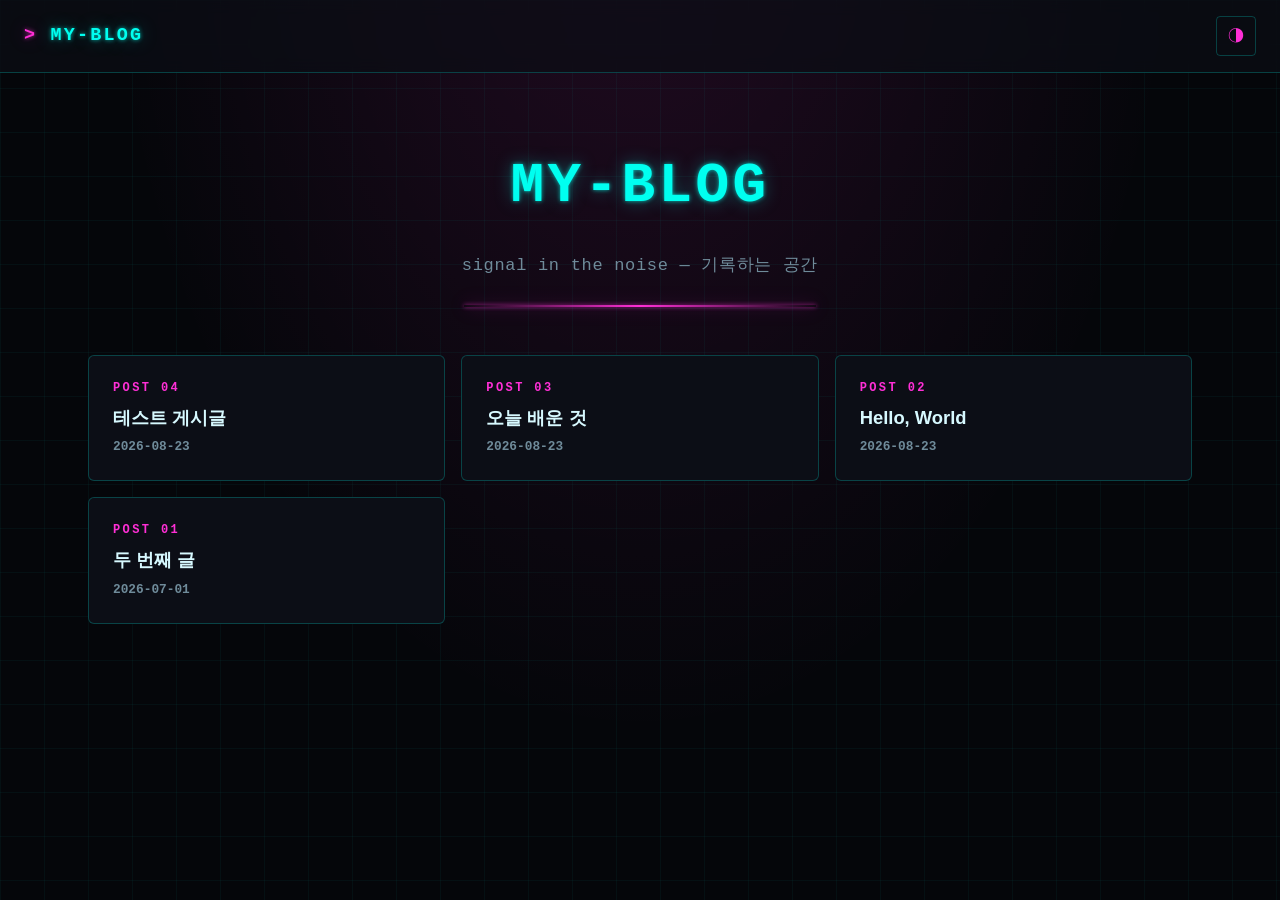
<file: index.html>
<!DOCTYPE html>
<html lang="ko">
<head>
  <meta charset="UTF-8">
  <meta name="viewport" content="width=device-width, initial-scale=1">
  <title>my-blog</title>
  <link rel="stylesheet" href="assets/css/style.css">
  <script src="assets/js/theme.js"></script>
</head>
<body>
  <header class="site-header">
    <a class="site-title" href="index.html">my-blog</a>
    <button id="theme-toggle" class="theme-toggle" aria-label="테마 전환">◑</button>
  </header>

  <section class="hero">
    <h1>my-blog</h1>
    <p>signal in the noise — 기록하는 공간</p>
    <hr class="rule">
  </section>

  <main>
    <ul id="post-list" class="post-list"></ul>
  </main>

  <script src="assets/js/markdown.js"></script>
  <script src="assets/js/home.js"></script>
</body>
</html>
</file>
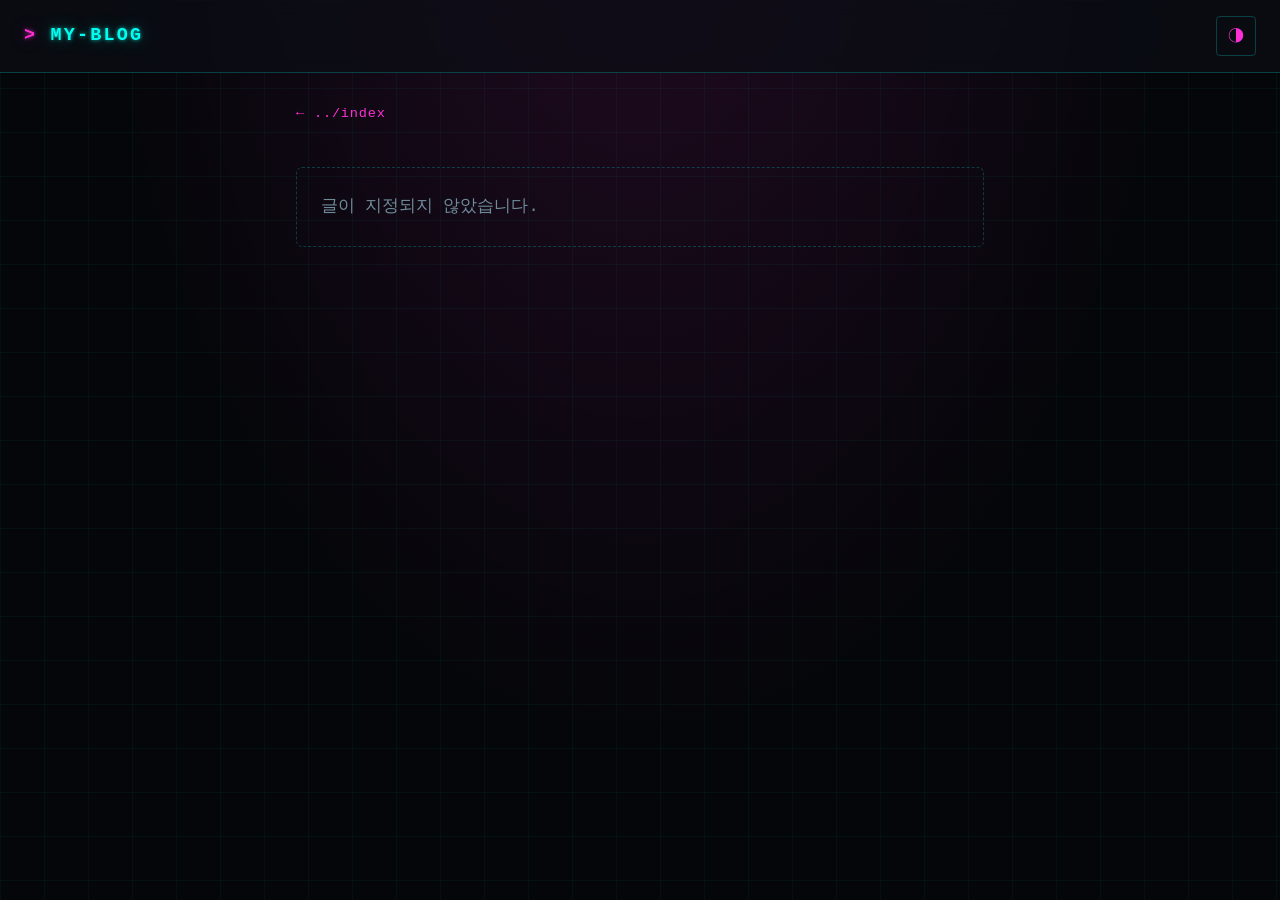
<file: post.html>
<!DOCTYPE html>
<html lang="ko">
<head>
  <meta charset="UTF-8">
  <meta name="viewport" content="width=device-width, initial-scale=1">
  <title>글 보기 · my-blog</title>
  <link rel="stylesheet" href="assets/css/style.css">
  <script src="assets/js/theme.js"></script>
</head>
<body>
  <header class="site-header">
    <a class="site-title" href="index.html">my-blog</a>
    <button id="theme-toggle" class="theme-toggle" aria-label="테마 전환">◑</button>
  </header>

  <main class="reading">
    <a class="back-link" href="index.html">&larr; ../index</a>
    <div id="post-root"></div>
  </main>

  <script src="assets/js/markdown.js"></script>
  <script src="assets/js/post.js"></script>
</body>
</html>
</file>
<file: assets/css/style.css>
:root {
  --color-bg: #05060a;
  --color-bg-elevated: #0c0e16;
  --color-panel: rgba(12, 14, 22, 0.72);
  --color-text: #d7f9ff;
  --color-text-muted: #6f8b9a;
  --color-border: rgba(0, 255, 240, 0.22);
  --color-neon-cyan: #00fff0;
  --color-neon-magenta: #ff2fd6;
  --color-neon-lime: #b6ff3c;
  --color-accent: var(--color-neon-cyan);
  --color-code-bg: #0a0c14;

  --glow-cyan: 0 0 4px rgba(0, 255, 240, 0.7), 0 0 18px rgba(0, 255, 240, 0.35);
  --glow-magenta: 0 0 4px rgba(255, 47, 214, 0.7), 0 0 18px rgba(255, 47, 214, 0.35);

  --font-sans: "Segoe UI", "Apple SD Gothic Neo", "Noto Sans KR", sans-serif;
  --font-mono: "SFMono-Regular", Consolas, "Liberation Mono", Menlo, monospace;

  --content-width: 46rem;
  --grid-width: 72rem;
  --space-1: 0.5rem;
  --space-2: 1rem;
  --space-3: 1.5rem;
  --space-4: 2.5rem;
  --space-5: 4rem;
}

:root[data-theme="light"] {
  --color-bg: #f4f6f8;
  --color-bg-elevated: #ffffff;
  --color-panel: #ffffff;
  --color-text: #10151b;
  --color-text-muted: #5a6b76;
  --color-border: rgba(0, 130, 122, 0.28);
  --color-neon-cyan: #008b83;
  --color-neon-magenta: #c0169e;
  --color-neon-lime: #4f8f00;
  --color-accent: var(--color-neon-cyan);
  --color-code-bg: #eef1f3;

  --glow-cyan: none;
  --glow-magenta: none;
}

* {
  box-sizing: border-box;
}

html {
  scroll-behavior: smooth;
}

body {
  margin: 0;
  background-color: var(--color-bg);
  background-image:
    linear-gradient(rgba(0, 255, 240, 0.04) 1px, transparent 1px),
    linear-gradient(90deg, rgba(0, 255, 240, 0.04) 1px, transparent 1px),
    radial-gradient(ellipse at 50% -20%, rgba(255, 47, 214, 0.12), transparent 60%);
  background-size: 44px 44px, 44px 44px, 100% 100%;
  color: var(--color-text);
  font-family: var(--font-sans);
  font-size: 1.0625rem;
  line-height: 1.75;
  -webkit-font-smoothing: antialiased;
  min-height: 100vh;
}

:root[data-theme="light"] body {
  background-image:
    linear-gradient(rgba(0, 130, 122, 0.05) 1px, transparent 1px),
    linear-gradient(90deg, rgba(0, 130, 122, 0.05) 1px, transparent 1px);
  background-size: 44px 44px, 44px 44px;
}

a {
  color: var(--color-accent);
  text-decoration: none;
}

/* 헤더 */
.site-header {
  position: sticky;
  top: 0;
  z-index: 10;
  display: flex;
  align-items: center;
  justify-content: space-between;
  gap: var(--space-2);
  padding: var(--space-2) var(--space-3);
  border-bottom: 1px solid var(--color-border);
  background: var(--color-panel);
  backdrop-filter: blur(8px);
}

.site-title {
  font-family: var(--font-mono);
  font-size: 1.15rem;
  font-weight: 700;
  letter-spacing: 0.12em;
  text-transform: uppercase;
  color: var(--color-neon-cyan);
  text-shadow: var(--glow-cyan);
}

.site-title::before {
  content: "> ";
  color: var(--color-neon-magenta);
  text-shadow: var(--glow-magenta);
}

.theme-toggle {
  border: 1px solid var(--color-border);
  background: transparent;
  color: var(--color-neon-magenta);
  border-radius: 4px;
  width: 2.5rem;
  height: 2.5rem;
  font-size: 1rem;
  cursor: pointer;
  line-height: 1;
  transition: box-shadow 0.15s, border-color 0.15s;
}

.theme-toggle:hover {
  border-color: var(--color-neon-magenta);
  box-shadow: var(--glow-magenta);
}

/* 히어로 */
.hero {
  max-width: var(--grid-width);
  margin: 0 auto;
  padding: var(--space-5) var(--space-3) var(--space-3);
  text-align: center;
}

.hero h1 {
  margin: 0;
  font-family: var(--font-mono);
  font-size: clamp(2rem, 7vw, 3.5rem);
  font-weight: 800;
  letter-spacing: 0.06em;
  text-transform: uppercase;
  color: var(--color-neon-cyan);
  text-shadow: var(--glow-cyan);
}

.hero p {
  margin: var(--space-2) 0 0;
  color: var(--color-text-muted);
  font-family: var(--font-mono);
  letter-spacing: 0.04em;
}

.hero .rule {
  width: min(100%, 22rem);
  height: 2px;
  margin: var(--space-3) auto 0;
  background: linear-gradient(90deg, transparent, var(--color-neon-magenta), transparent);
  box-shadow: var(--glow-magenta);
  border: none;
}

/* 메인 레이아웃 */
main {
  max-width: var(--grid-width);
  margin: 0 auto;
  padding: var(--space-3) var(--space-3) var(--space-5);
}

main.reading {
  max-width: var(--content-width);
}

/* 글 목록 - 카드 그리드 */
.post-list {
  list-style: none;
  margin: 0;
  padding: 0;
  display: grid;
  grid-template-columns: repeat(auto-fill, minmax(17rem, 1fr));
  gap: var(--space-2);
}

.post-list li {
  position: relative;
  border: 1px solid var(--color-border);
  border-radius: 6px;
  background: var(--color-bg-elevated);
  overflow: hidden;
  transition: transform 0.15s, box-shadow 0.15s, border-color 0.15s;
}

.post-list li::before {
  content: "";
  position: absolute;
  inset: 0;
  border-left: 2px solid var(--color-neon-magenta);
  opacity: 0;
  transition: opacity 0.15s;
}

.post-list li:hover {
  transform: translateY(-3px);
  border-color: var(--color-neon-cyan);
  box-shadow: var(--glow-cyan);
}

.post-list li:hover::before {
  opacity: 1;
}

.post-list a {
  display: block;
  padding: var(--space-3);
  color: var(--color-text);
  font-size: 1.15rem;
  font-weight: 600;
  line-height: 1.4;
}

.post-list a:hover {
  color: var(--color-neon-cyan);
}

.post-index {
  display: block;
  font-family: var(--font-mono);
  font-size: 0.75rem;
  letter-spacing: 0.2em;
  color: var(--color-neon-magenta);
  margin-bottom: var(--space-1);
}

.post-date {
  display: block;
  margin-top: var(--space-1);
  font-family: var(--font-mono);
  font-size: 0.8rem;
  color: var(--color-text-muted);
}

.empty-state,
.error-state {
  grid-column: 1 / -1;
  color: var(--color-text-muted);
  font-family: var(--font-mono);
  padding: var(--space-3);
  border: 1px dashed var(--color-border);
  border-radius: 6px;
}

/* 개별 글 */
.back-link {
  display: inline-block;
  margin-bottom: var(--space-3);
  color: var(--color-neon-magenta);
  font-family: var(--font-mono);
  font-size: 0.85rem;
  letter-spacing: 0.06em;
}

.back-link:hover {
  text-shadow: var(--glow-magenta);
}

.post-header {
  margin-bottom: var(--space-4);
  padding-bottom: var(--space-3);
  border-bottom: 1px solid var(--color-border);
}

.post-header h1 {
  margin: 0 0 var(--space-1);
  font-family: var(--font-mono);
  font-size: clamp(1.6rem, 5vw, 2.4rem);
  line-height: 1.25;
  color: var(--color-neon-cyan);
  text-shadow: var(--glow-cyan);
}

article {
  font-size: 1.0625rem;
}

article h1,
article h2,
article h3,
article h4,
article h5,
article h6 {
  font-family: var(--font-mono);
  line-height: 1.3;
  margin: var(--space-4) 0 var(--space-1);
  color: var(--color-neon-lime);
}

article h2::before,
article h3::before {
  content: "// ";
  color: var(--color-text-muted);
}

article p {
  margin: 0 0 var(--space-2);
}

article a {
  color: var(--color-neon-cyan);
  text-decoration: underline;
  text-underline-offset: 3px;
}

article a:hover {
  text-shadow: var(--glow-cyan);
}

article img {
  max-width: 100%;
  border: 1px solid var(--color-border);
  border-radius: 6px;
}

article blockquote {
  margin: var(--space-2) 0;
  padding: var(--space-1) var(--space-2);
  border-left: 3px solid var(--color-neon-magenta);
  background: var(--color-bg-elevated);
  color: var(--color-text-muted);
}

article blockquote p {
  margin: 0;
}

article ul,
article ol {
  padding-left: 1.4rem;
  margin: 0 0 var(--space-2);
}

article li {
  margin-bottom: 0.35rem;
}

article li::marker {
  color: var(--color-neon-magenta);
}

article code {
  font-family: var(--font-mono);
  background: var(--color-code-bg);
  border: 1px solid var(--color-border);
  padding: 0.1em 0.4em;
  border-radius: 4px;
  font-size: 0.9em;
  color: var(--color-neon-lime);
}

article pre {
  background: var(--color-code-bg);
  border: 1px solid var(--color-border);
  border-radius: 8px;
  padding: var(--space-2);
  overflow-x: auto;
  margin: 0 0 var(--space-2);
  box-shadow: inset 0 0 20px rgba(0, 255, 240, 0.06);
}

article pre code {
  background: none;
  border: none;
  padding: 0;
  font-size: 0.875rem;
  color: var(--color-text);
}

article hr {
  border: none;
  border-top: 1px solid var(--color-border);
  margin: var(--space-4) 0;
}

@media (max-width: 600px) {
  body {
    font-size: 1rem;
  }

  .site-header {
    padding: var(--space-2);
  }

  .hero {
    padding: var(--space-4) var(--space-2) var(--space-2);
  }

  main {
    padding: var(--space-3) var(--space-2) var(--space-4);
  }

  .post-list {
    grid-template-columns: 1fr;
  }
}
</file>
